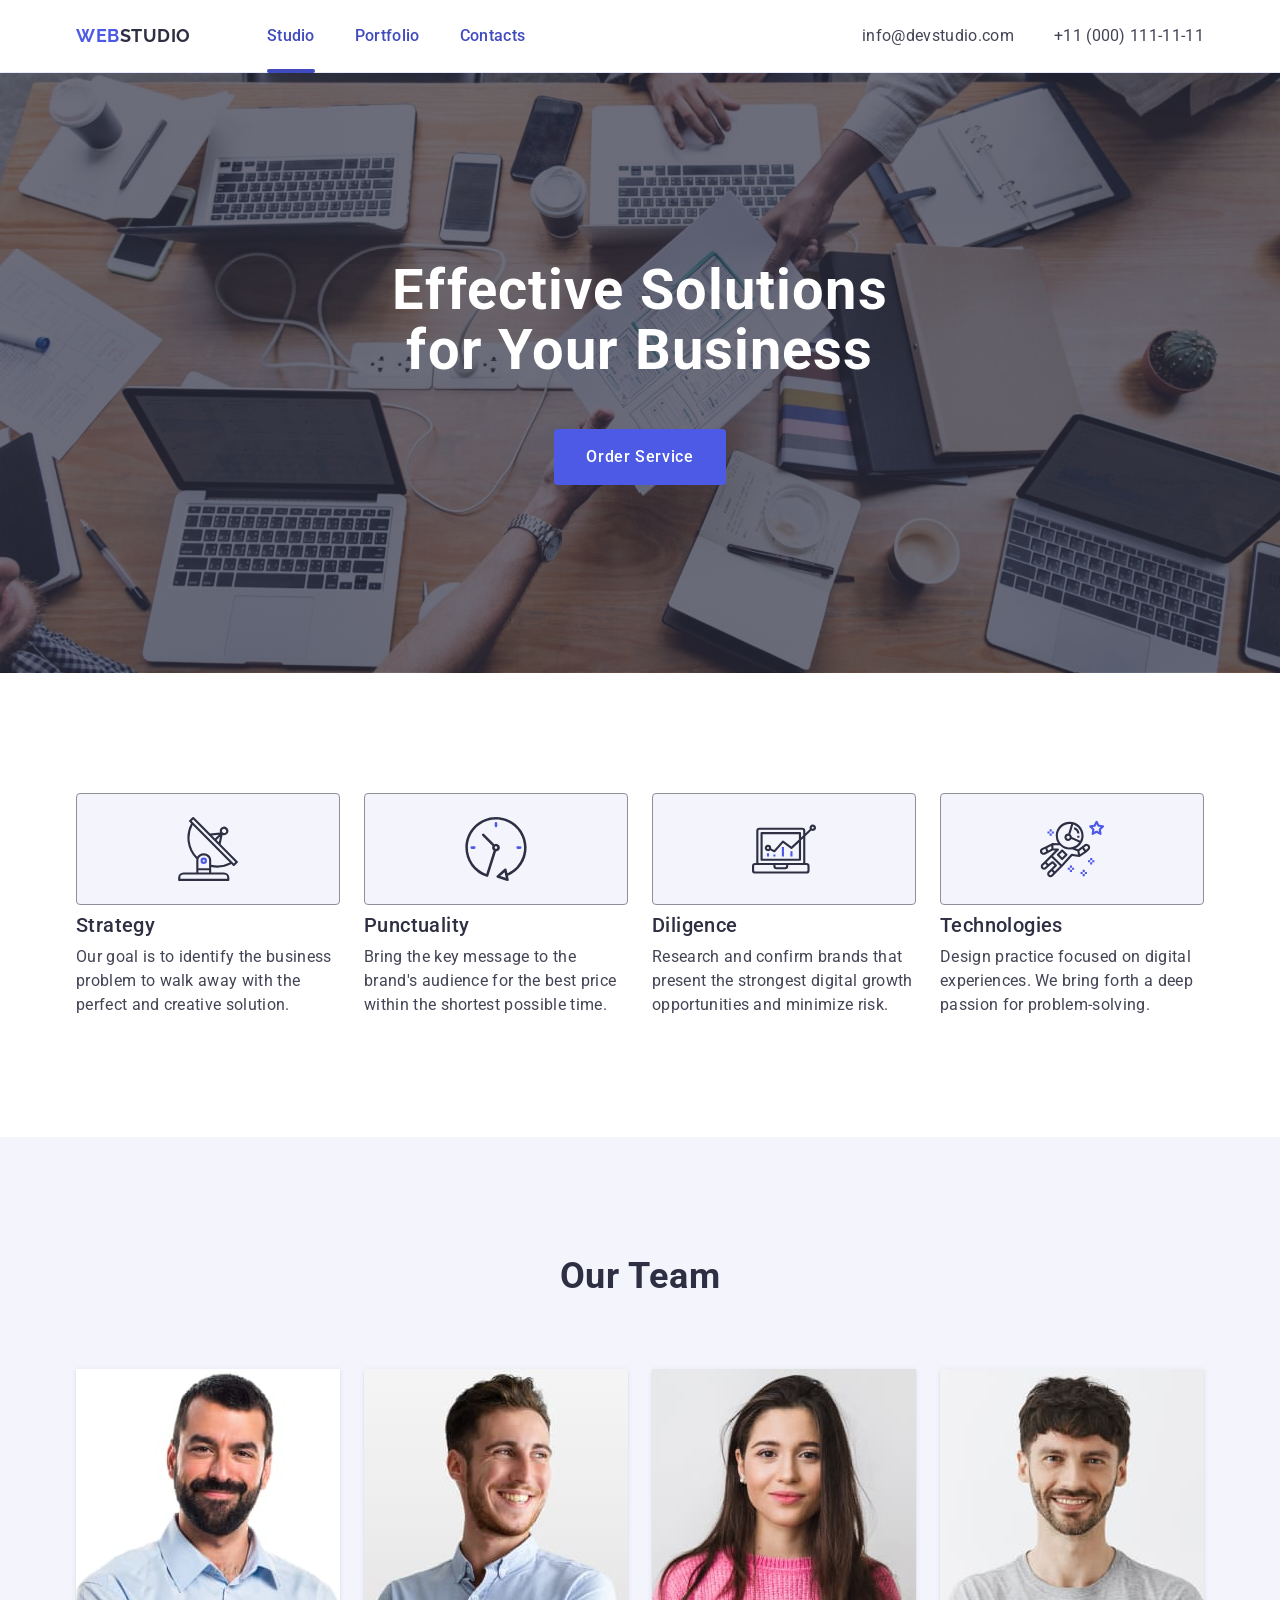
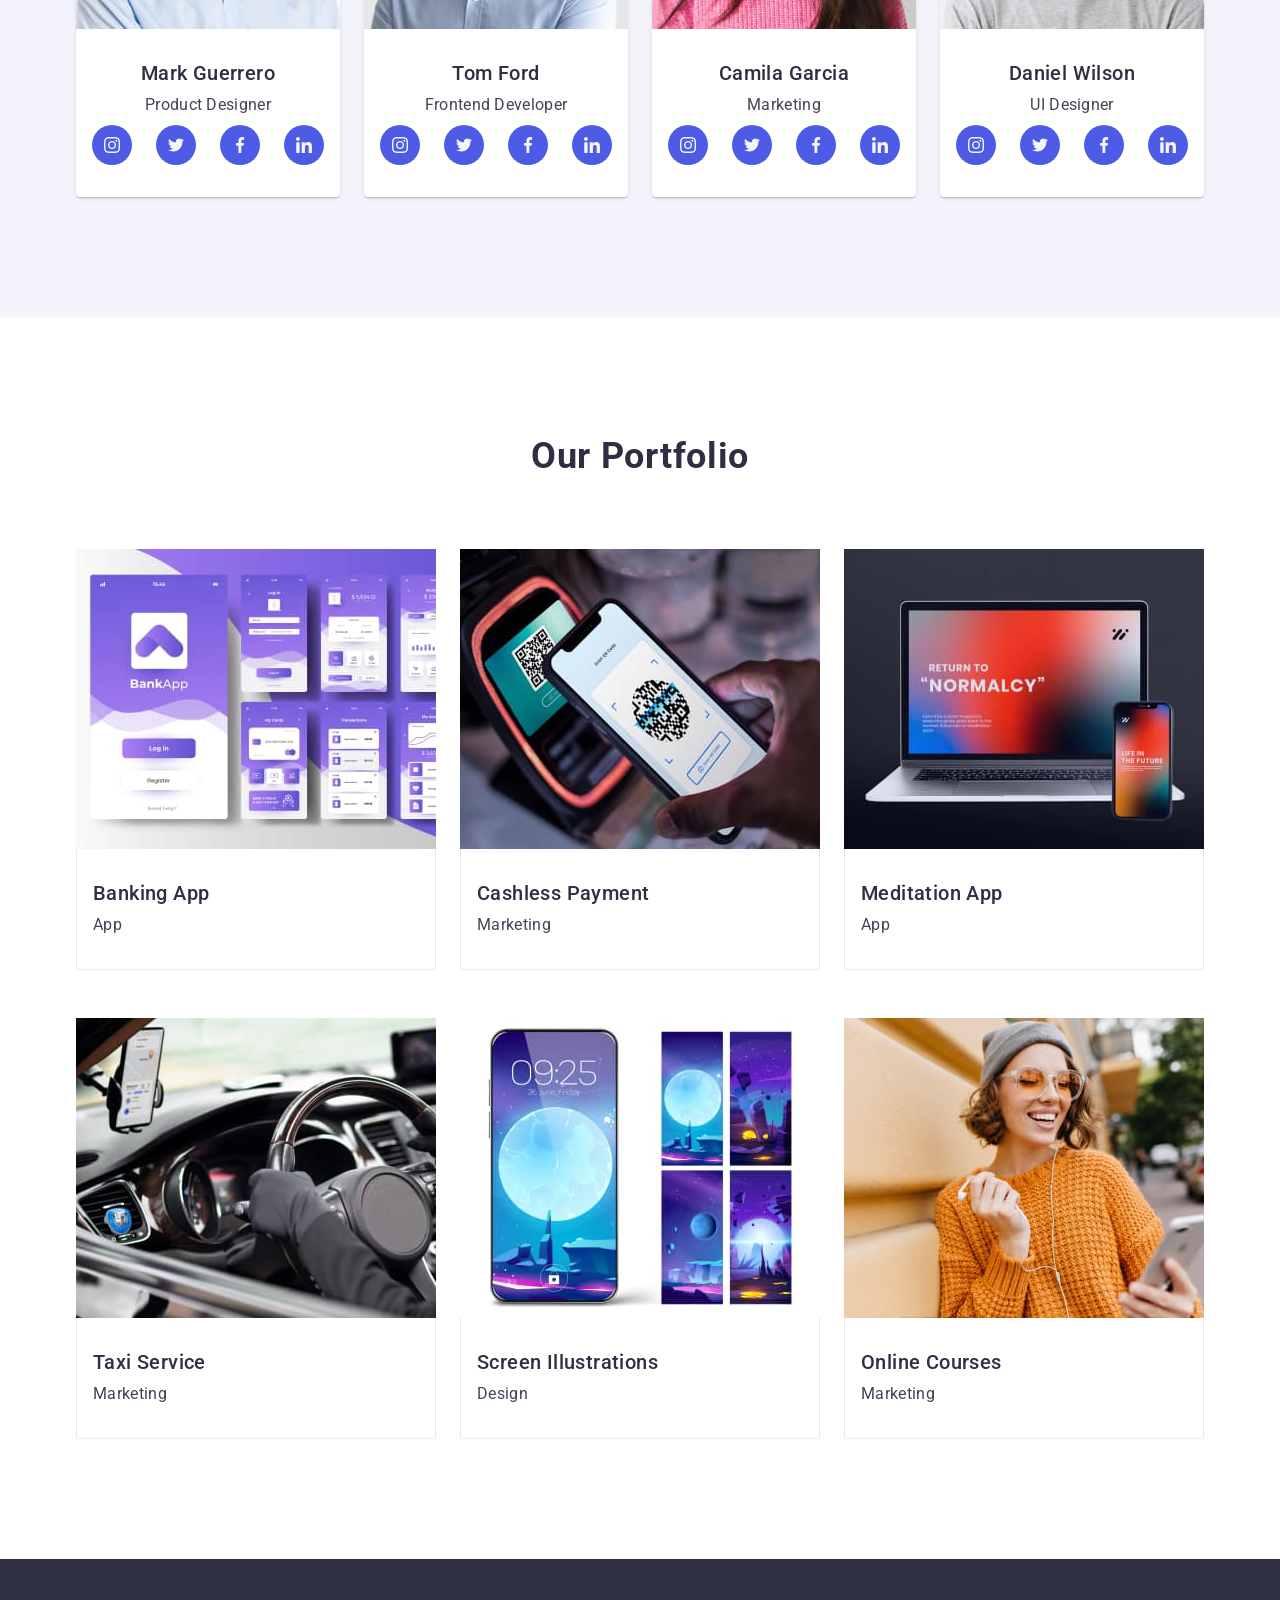
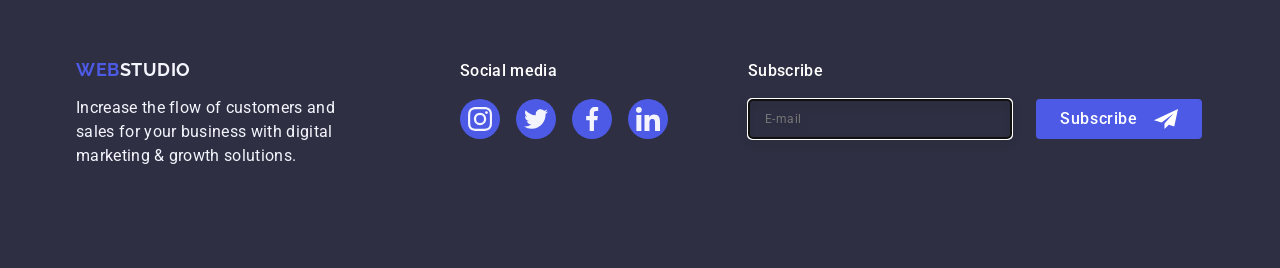
<file: index.html>
<!DOCTYPE html>
<html lang="en">
<head>
    <meta charset="UTF-8">
    <meta name="viewport" content="width=device-width, initial-scale=1.0">
    <title>Document</title>
    <link rel="stylesheet" href="https://cdn.jsdelivr.net/npm/modern-normalize@2.0.0/modern-normalize.min.css">
    <link rel="preconnect" href="https://fonts.googleapis.com">
    <link rel="preconnect" href="https://fonts.gstatic.com" crossorigin>
    <link href="https://fonts.googleapis.com/css2?family=Raleway:wght@800&family=Roboto:wght@400;500;700;900&display=swap" rel="stylesheet">    
    <link rel="stylesheet" href="./css/styles.css" />
</head>
<body>
    <header class="main-header">
        <div class="container container-header">
        <nav class="site-nav">
        <a class="link-logo" href="./index.html">
            Web<span class="logo-header">Studio</span>
        </a>
        
        <ul class="main-nav">
            <li>
                <a class="link" href="./index.html">Studio</a>
            </li>
            <li>
                <a class="link-port" href="">Portfolio</a>
            </li>
            <li>
                <a class="link-cont" href="">Contacts</a>
            </li>
        </ul>
        
        </nav>
        <address class="contact">
        <ul class="site-contact">
            <li><a class="link-contact "  href="mailto:info@devstudio.com">info@devstudio.com</a></li>
            <li><a class="link-contact" href="tel:+110001111111">+11 (000) 111-11-11</a></li>
        </ul>
        </address>
    </div>
    </header>
    <main>
     <section  class="hero">
        <div class="container">
        <h1 class="hero-title">Effective Solutions for Your Business</h1>
        <button type="button" class="button">Order Service</button>
        </div> 
     </section>
     <section class="advantage-main">
        <div class="container">
        <h2 class="visually-hidden">Our advantages</h2>
        <ul class="ouradvant-list">
            <li class="ouradvant-item">
                <div class="advantages-background">
                    <svg class="advantages-sprite" width="64" height="64" >
                      <use href="./images/icons.svg#icon-antenna"></use>
                    </svg>
                  </div>
               <h3 class="list-title">Strategy</h3>
               <p class="list-text">
                  Our goal is to identify the business
                  problem to walk away with the perfect and creative solution.
               </p>
            </li>
            <li class="ouradvant-item">
                <div class="advantages-background" >
                    <svg class="advantages-sprite" width="64" height="64">
                      <use href="./images/icons.svg#icon-clock" ></use>
                    </svg>
                  </div>
                <h3 class="list-title">Punctuality</h3>
                <p class="list-text">
                   Bring the key message to the brand's audience for the best price within the shortest possible time.
                </p>
            </li>
            <li class="ouradvant-item">
                <div class="advantages-background">
                    <svg class="advantages-sprite" width="64" height="64">
                      <use href="./images/icons.svg#icon-diagram"></use>
                    </svg>
                  </div>
                <h3 class="list-title">Diligence</h3>
                <p class="list-text">
                   Research and confirm brands that present the strongest digital growth opportunities and minimize risk.
                </p>
            </li>
            <li class="ouradvant-item">
                <div class="advantages-background">
                    <svg class="advantages-sprite" width="64" height="64">
                      <use href="./images/icons.svg#icon-astronaut"></use>
                    </svg>
                  </div>
                <h3 class="list-title">Technologies</h3>
                <p class="list-text">
                   Design practice focused on digital experiences. We bring forth a deep passion for problem-solving.
                </p>
            </li>
        </ul>
        </div>
     </section>
     <section class="our-team">
        <div class="container">
        <h2 class="title-ourteam">Our Team</h2>
        <ul class="list-ourteam">
            <li class="item-ourteam">
                <img  src="./images/mark.jpg" alt="smiling man with beard in blue shirt" width="264" />
                <div class="data-team">
                <h3 class="title-team">Mark Guerrero</h3>
                <p class="text-team">Product Designer</p>
                <ul class="team-list">
                    <li class="team-item">
                      <a href="" class="team-sprite">
                        <svg class="team-icon" height="16" width="16">
                          <use href="./images/icons.svg#icon-instagram"></use>
                        </svg>
                      </a>
                    </li>
                    <li class="team-item">
                      <a href="" class="team-sprite">
                        <svg class="team-icon" height="16" width="16">
                          <use href="./images/icons.svg#icon-twitter"></use>
                        </svg>
                      </a>
                    </li>
                    <li class="team-item">
                      <a href="" class="team-sprite">
                        <svg class="team-icon" height="16" width="16">
                          <use href="./images/icons.svg#icon-facebook"></use>
                        </svg>
                      </a>
                    </li>
                    <li class="team-item">
                      <a href="" class="team-sprite">
                        <svg class="team-icon" height="16" width="16">
                          <use href="./images/icons.svg#icon-linkedin"></use>
                        </svg>
                      </a>
                    </li>
                  </ul>
                </div>
            </li>
            <li class="item-ourteam">
                <img  src="./images/tom.jpg" alt="smiling man in blue shirt" width="264" />
                <div class="data-team">
                <h3 class="title-team">Tom Ford</h3>
                <p class="text-team">Frontend Developer</p>
                <ul class="team-list">
                  <li>
                    <a href="" class="team-sprite">
                      <svg class="team-icon" height="16px" width="16px">
                        <use href="./images/icons.svg#icon-instagram"></use>
                      </svg>
                    </a>
                  </li>
                  <li>
                    <a href="" class="team-sprite">
                      <svg class="team-icon" height="16px" width="16px">
                        <use href="./images/icons.svg#icon-twitter"></use>
                      </svg>
                    </a>
                  </li>
                  <li>
                    <a href="" class="team-sprite">
                      <svg class="team-icon" height="16px" width="16px">
                        <use href="./images/icons.svg#icon-facebook"></use>
                      </svg>
                    </a>
                  </li>
                  <li>
                    <a href="" class="team-sprite">
                      <svg class="team-icon" height="16px" width="16px">
                        <use href="./images/icons.svg#icon-linkedin"></use>
                      </svg>
                    </a>
                  </li>
                </ul>
                </div>
            </li>
            <li class="item-ourteam">
                <img  src="./images/camila.jpg" alt="beautiful woman with long hair" width="264" />
                <div class="data-team">
                <h3 class="title-team">Camila Garcia</h3>
                <p class="text-team">Marketing</p>
                <ul class="team-list">
                  <li>
                    <a href="" class="team-sprite">
                      <svg class="team-icon" height="16px" width="16px">
                        <use href="./images/icons.svg#icon-instagram"></use>
                      </svg>
                    </a>
                  </li>
                  <li>
                    <a href="" class="team-sprite">
                      <svg class="team-icon" height="16px" width="16px">
                        <use href="./images/icons.svg#icon-twitter"></use>
                      </svg>
                    </a>
                  </li>
                  <li>
                    <a href="" class="team-sprite">
                      <svg class="team-icon" height="16px" width="16px">
                        <use href="./images/icons.svg#icon-facebook"></use>
                      </svg>
                    </a>
                  </li>
                  <li>
                    <a href="" class="team-sprite">
                      <svg class="team-icon" height="16px" width="16px">
                        <use href="./images/icons.svg#icon-linkedin"></use>
                      </svg>
                    </a>
                  </li>
                </ul>
                </div>
            </li>
            <li class="item-ourteam">
                <img src="./images/daniel.jpg" alt="smiling man in gray t-shirt" width="264" />
                <div class="data-team">
                <h3 class="title-team">Daniel Wilson</h3>
                <p class="text-team">UI Designer</p>
                <ul class="team-list">
                  <li>
                    <a href="" class="team-sprite">
                      <svg class="team-icon" height="16px" width="16px">
                        <use href="./images/icons.svg#icon-instagram"></use>
                      </svg>
                    </a>
                  </li>
                  <li>
                    <a href="" class="team-sprite">
                      <svg class="team-icon" height="16px" width="16px">
                        <use href="./images/icons.svg#icon-twitter"></use>
                      </svg>
                    </a>
                  </li>
                  <li>
                    <a href="" class="team-sprite">
                      <svg class="team-icon" height="16px" width="16px">
                        <use href="./images/icons.svg#icon-facebook"></use>
                      </svg>
                    </a>
                  </li>
                  <li>
                    <a href="" class="team-sprite">
                      <svg class="team-icon" height="16px" width="16px">
                        <use href="./images/icons.svg#icon-linkedin"></use>
                      </svg>
                    </a>
                  </li>
                </ul>
                </div>
            </li>
        </ul>
        </div>
     </section>
     <section class="portfolio">
        <div class="container">
        <h2 class="title-portfolio">Our Portfolio</h2>
        <ul class="list-portfolio">
            <li class="item-portfolio">
              <div class="picture-overlay">
                <img src="./images/portfolio-banking.jpg"  alt="application" width="360" />
                <p class="text-overlay"> 14 Stylish and User-Friendly App Design Concepts · Task Manager App · Calorie Tracker App · Exotic Fruit Ecommerce App · Cloud Storage App</p>
              </div>
               <div class="data-portfolio">
                <h3 class="titles-portfolio">Banking App</h3>
                <p class="text-portfolio">App</p>
                </div>
            </li>
            <li class="item-portfolio">
              <div class="picture-overlay">
                <img src="./images/portfolio-cashless.jpg"  alt="phone cachless payment" width="360" />
                <p class="text-overlay"> 14 Stylish and User-Friendly App Design Concepts · Task Manager App · Calorie Tracker App · Exotic Fruit Ecommerce App · Cloud Storage App</p>
              </div>
                <div class="data-portfolio">
                <h3 class="titles-portfolio">Cashless Payment</h3>
                <p class="text-portfolio">Marketing</p>
                </div>
            </li>
            <li class="item-portfolio">
              <div class="picture-overlay">
                <img src="./images/portfolio-meditation.jpg"  alt="laptop" width="360" />
                <p class="text-overlay"> 14 Stylish and User-Friendly App Design Concepts · Task Manager App · Calorie Tracker App · Exotic Fruit Ecommerce App · Cloud Storage App</p>
              </div>
                <div class="data-portfolio">
                <h3 class="titles-portfolio">Meditation App</h3>
                <p class="text-portfolio">App</p>
                </div>
            </li>
            <li class="item-portfolio">
              <div class="picture-overlay">
                <img src="./images/portfolio-taxi.jpg"  alt="steering wheel" width="360" />
                <p class="text-overlay"> 14 Stylish and User-Friendly App Design Concepts · Task Manager App · Calorie Tracker App · Exotic Fruit Ecommerce App · Cloud Storage App</p>
              </div>
                <div class="data-portfolio">
                <h3 class="titles-portfolio">Taxi Service</h3>
                <p class="text-portfolio">Marketing</p>
                </div>
            </li>
            <li class="item-portfolio">
              <div class="picture-overlay">
                <img src="./images/portfolio-screen.jpg"  alt="screen on the phone" width="360" />
                <p class="text-overlay"> 14 Stylish and User-Friendly App Design Concepts · Task Manager App · Calorie Tracker App · Exotic Fruit Ecommerce App · Cloud Storage App</p>
              </div>
                <div class="data-portfolio">
                <h3 class="titles-portfolio">Screen Illustrations</h3>
                <p class="text-portfolio">Design</p>
                </div>
            </li>
            <li class="item-portfolio">
              <div class="picture-overlay">
                <img src="./images/portfolio-online.jpg"  alt="girl with phone" width="360" />
                <p class="text-overlay"> 14 Stylish and User-Friendly App Design Concepts · Task Manager App · Calorie Tracker App · Exotic Fruit Ecommerce App · Cloud Storage App</p>
              </div>
                <div class="data-portfolio">
                <h3 class="titles-portfolio">Online Courses</h3>
                <p class="text-portfolio">Marketing</p>
                </div>
            </li>
        </ul>
        </div>

     </section>
    </main>
    <footer class="footer">
        <div class="container container-position">
         
                <div class="footer-inscripshion">
                     <a  class="link-logo-footer" href="./index.html">
                      Web<span class="logo-footer">Studio</span>
                   </a>
                     <p class="footer-text">Increase the flow of customers and sales for your business with digital marketing & growth solutions.</p>
                  </div>
              <div>

                 <p class="footer-title">Social media</p>

                 <ul class="footer-list">
                  <li class="footer-item">
                    <a href="" class="footer-sprite">
                      <svg class="footer-icon" height="24" width="24">
                        <use href="./images/icons.svg#icon-instagram"></use>
                      </svg>
                    </a>
                  </li>
                  <li class="footer-item">
                    <a href="" class="footer-sprite">
                      <svg class="footer-icon" height="24" width="24">
                        <use href="./images/icons.svg#icon-twitter"></use>
                      </svg>
                    </a>
                  </li>
                  <li class="footer-item">
                    <a href="" class="footer-sprite">
                      <svg class="footer-icon" height="24" width="24">
                        <use href="./images/icons.svg#icon-facebook"></use>
                      </svg>
                    </a>
                  </li>
                  <li class="footer-item">
                    <a href="" class="footer-sprite">
                      <svg class="footer-icon" height="24" width="24">
                        <use href="./images/icons.svg#icon-linkedin"></use>
                      </svg>
                    </a>
                  </li>
                </ul>
           </div> 
             <div class="icon-subs">
              <p class="footer-title">Subscribe</p>
              <form
              class="form-subs"
              name="signup-form"
              autocomplete="on">
              
            
              <label class="footer-form">
                <input
                  class="form-input"
                  type="email"
                  name="email"
                  placeholder="E-mail"
                  autofocus
                />
              </label>
              <button type="submit" class="button-subs">
                Subscribe
                <svg class="icon-footer" height="24" width="24">
                  <use href="./images/icons.svg#icon-frame"></use>
                </svg>
              </button>
            </form>
             </div>
        </div>
        
    </footer>
    <div class="container-modal ">
      
     <div class="modal">
      <button type="button" class="modal-button">
        <svg class="modal-icon" height="8" width="8">
          <use href="./images/icons.svg#icon-close"></use>
        </svg>
      </button>
      <p class="modal-text">
        Leave your contacts and we will call you back
      </p>
      <form >
        <div class="modal-formcontainer">
          <label class="form-username" for="user-name">Name</label>
          <div class="text-username">
            <input class="input-username" type="text"  id="user-name" name="user-name">
            <svg class="form-icon" height="24" width="18">
              <use href="./images/icons.svg#icon-person"></use>
            </svg>
            
          </div>
        </div>
          <div class="modal-formcontainer">
            <label class="form-username" for="user-phone">Phone</label>
            <div class="text-username">
              <input class="input-username" type="text"  id="user-phone" name="user-phone">
              <svg class="form-icon" height="24" width="18">
                <use href="./images/icons.svg#icon-phone"></use>
              </svg>
              
            </div>
          </div>
          <div class="modal-formcontainer">
            <label class="form-username" for="user-email">Email</label>
            <div class="text-username">
              <input class="input-username" type="email"  id="user-email" name="user-phone">
              <svg class="form-icon" height="24" width="18">
                <use href="./images/icons.svg#icon-email"></use>
              </svg>
              
            </div>
          </div>
          <div class="modal-comment">
            <label class="form-username" for="user-comment">Comment</label>
            <textarea class="modal-textarea" name="user-comment" id="user-comment" placeholder="Text input" ></textarea>
          </div>
          <div class="modal-chekbox">
            <input class="user-chekbox visually-hidden"  type="checkbox"  id="user-privacy" value="true" name="user-privacy" required>
            <label class="label-chekbox" for="user-privacy">
              <span class="check-icon">
                <svg class="checkbox-icon" height="8" width="10" aria-label="checkmark icon">
                  <use href="./images/icons.svg#icon-vector"></use>
                </svg>
                 </span>
              I accept the terms and conditions of the
              <a class="chek-link" href="">Privacy Policy</a>
            </label>

          </div>
          <button class="form-button" type="button" >Send</button>

        
      </form>
     </div>
    </div>
</body>
</html>
</file>
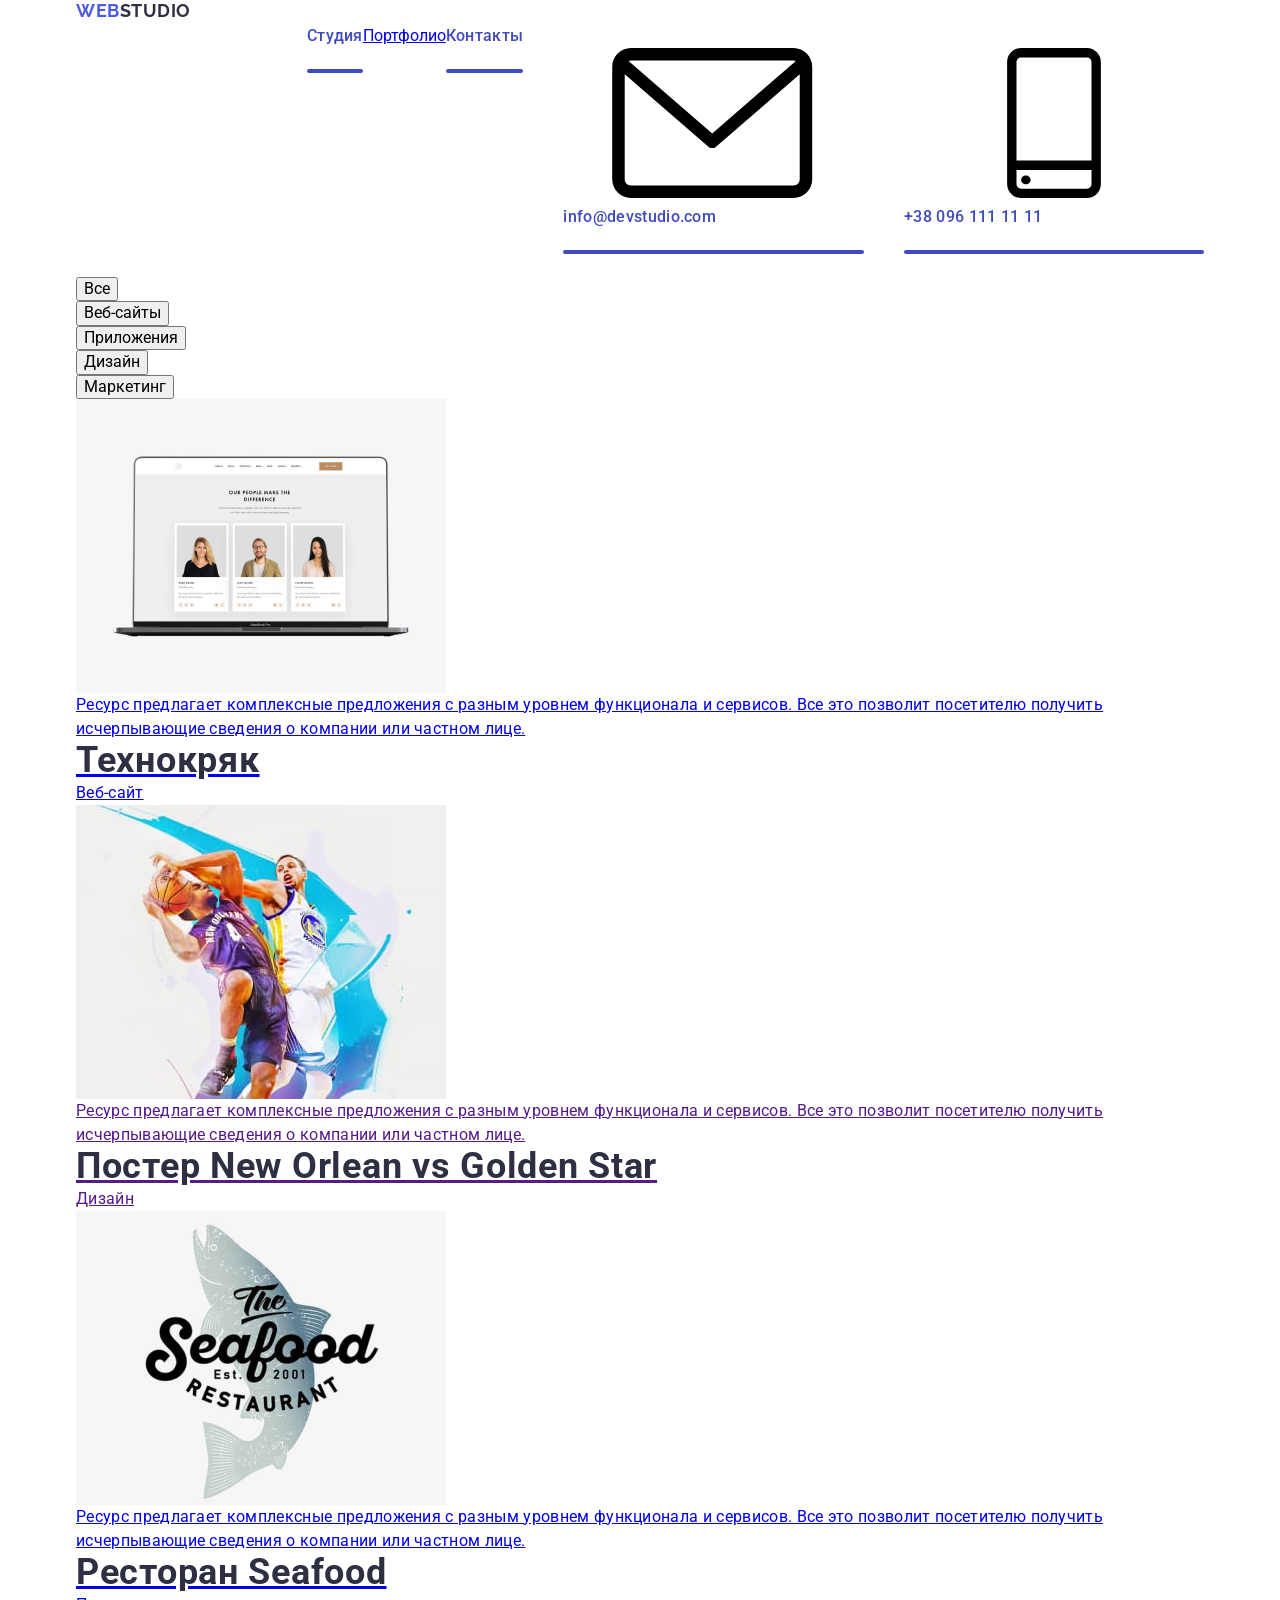
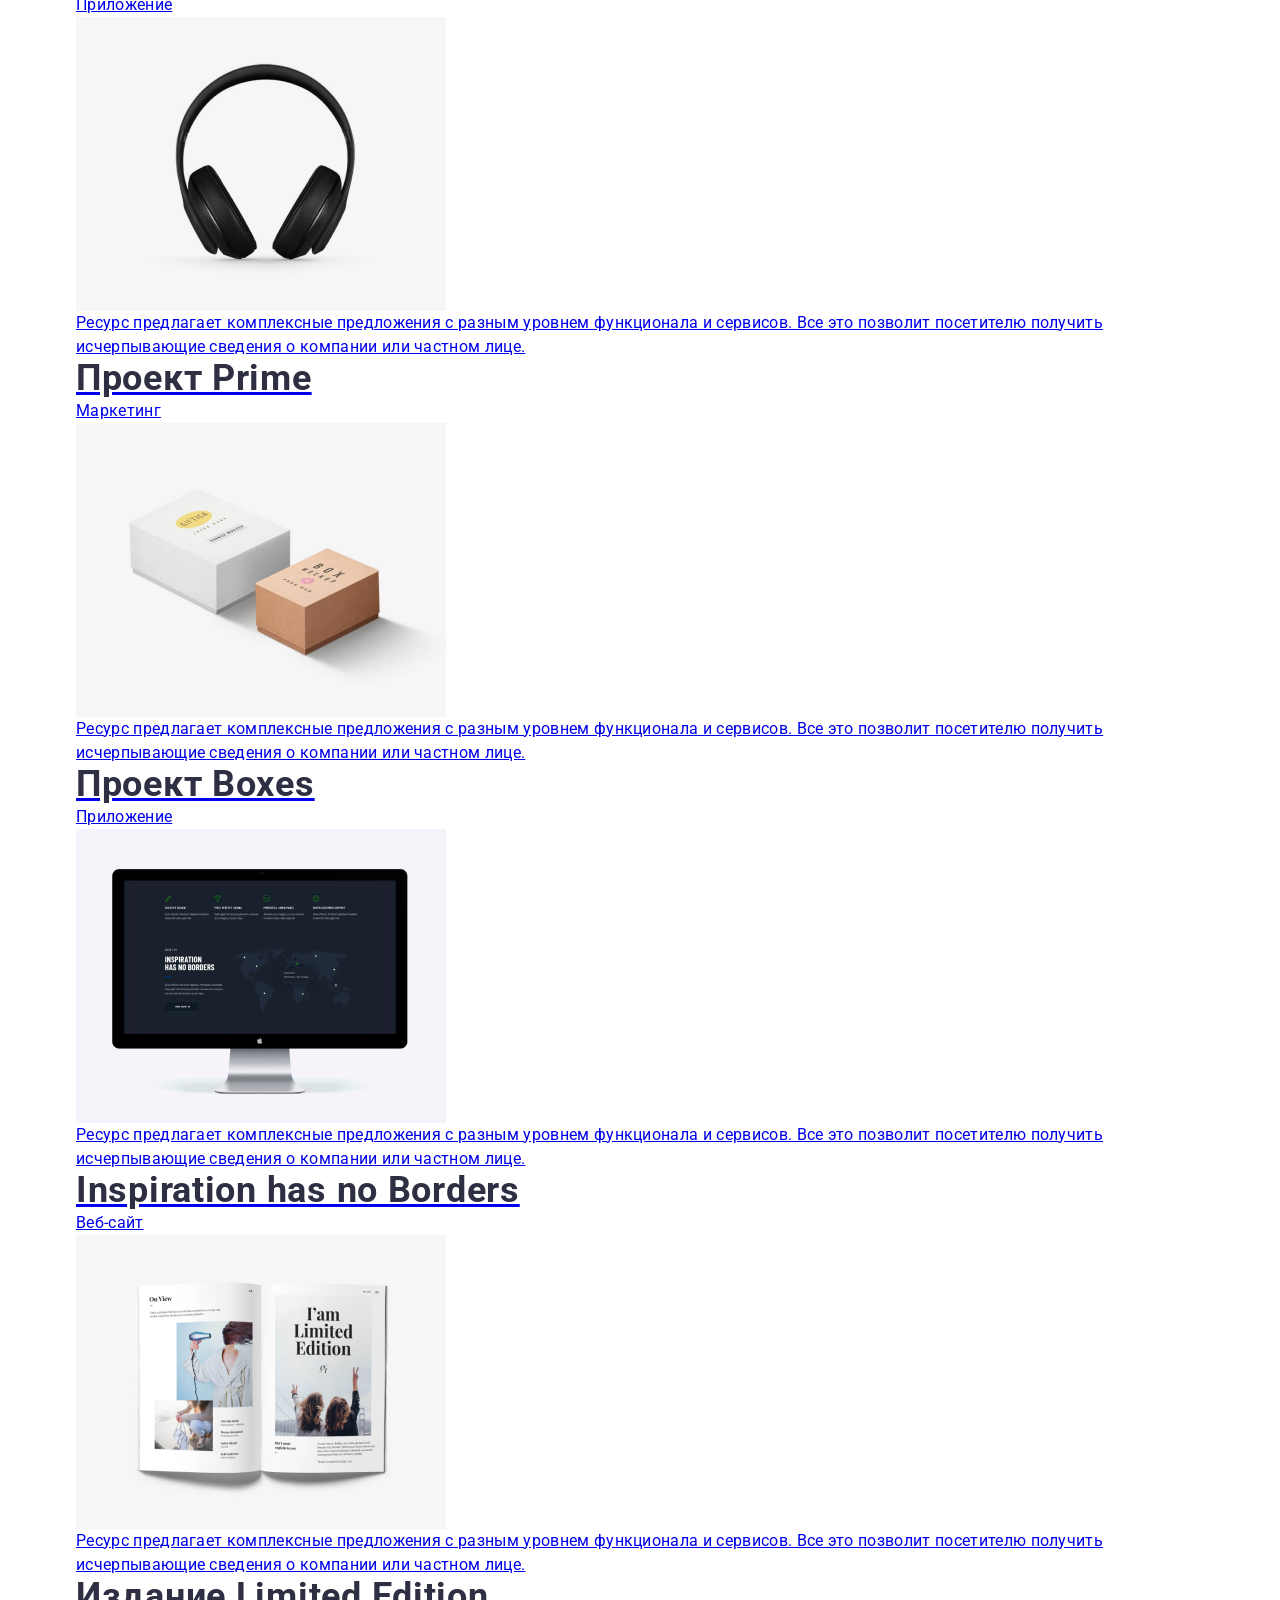
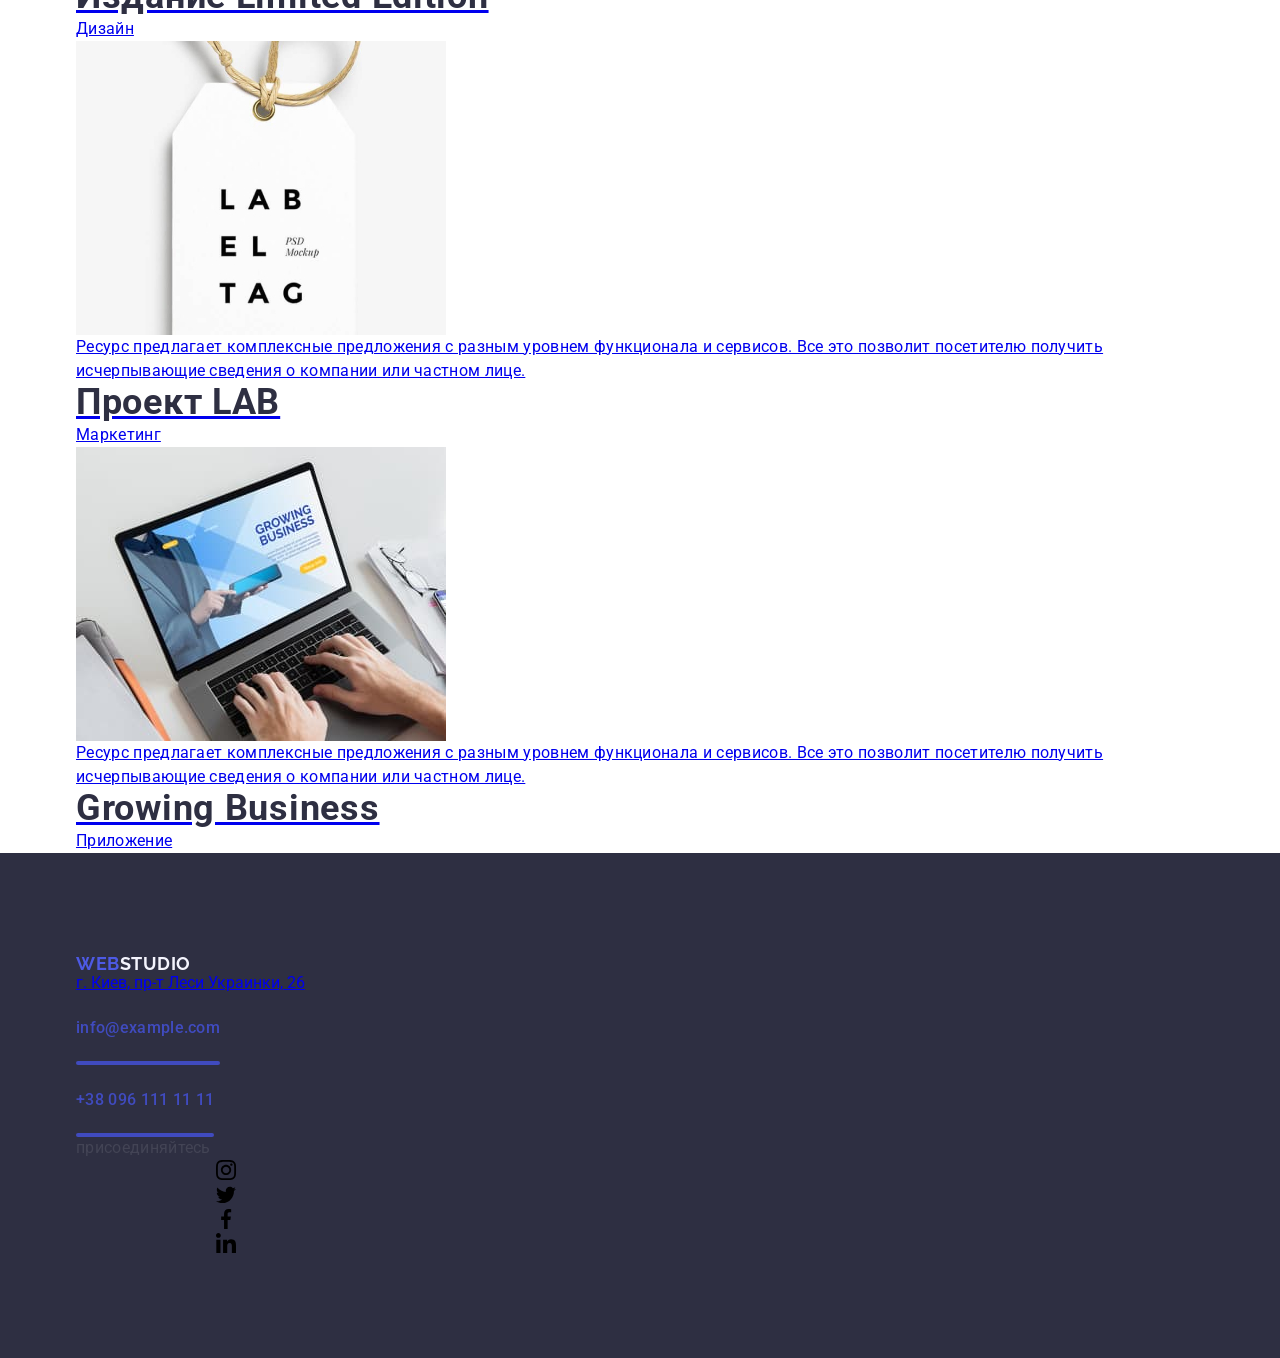
<file: portfolio.html>
<!DOCTYPE html>
<html lang="ru">
  <head>
    <meta charset="UTF-8" />
    <meta http-equiv="X-UA-Compatible" content="IE=edge" />
    <meta name="viewport" content="width=device-width, initial-scale=1.0" />
    <title>Document</title>

    <link rel="preconnect" href="https://fonts.googleapis.com" />
    <link rel="preconnect" href="https://fonts.gstatic.com" crossorigin />
    <link
      href="https://fonts.googleapis.com/css2?family=Raleway:wght@700&family=Roboto:wght@400;500;700;900&display=swap"
      rel="stylesheet"
    />
    <link
      rel="stylesheet"
      href="https://cdnjs.cloudflare.com/ajax/libs/modern-normalize/1.0.0/modern-normalize.min.css"
    />

    <link rel="stylesheet" href="./css/styles.css" />
  </head>
  <body>
    <header class="header">
      <div class="container main-nav">
        <a class="link-logo" href="#"
          >Web<span class="logo-header">Studio</span></a
        >
        <nav>
          <ul class="site-nav list">
            <li class="item"><a href="index.html" class="link">Студия</a></li>
            <li class="item">
              <a href="./portfolio.html" class="link-current">Портфолио</a>
            </li>
            <li class="item"><a href="#" class="link">Контакты</a></li>
          </ul>
        </nav>
        <ul class="site-contact list">
          <li class="item">
            <a href="mailto:info@devstudio.com" class="link contact">
              <svg class="item-icon">
                <use href="./images/symbol-defs.svg#envelope"></use>
              </svg>

              info@devstudio.com</a
            >
          </li>
          <li class="item">
            <a href="tel:+380961111111" class="link">
              <svg class="item-pfon">
                <use href="./images/symbol-defs.svg#smartphone"></use>
              </svg>
              +38 096 111 11 11
            </a>
          </li>
        </ul>
      </div>
    </header>
    <main>
      <section class="section">
        <div class="container">
          <h1 class="visually-hidden">Портфолио</h1>
          <ul class="btn-port">
            <li class="item">
              <button class="button-port">Все</button>
            </li>
            <li class="item">
              <button class="button-port">Веб-сайты</button>
            </li>
            <li class="item">
              <button class="button-port">Приложения</button>
            </li>
            <li class="item">
              <button class="button-port">Дизайн</button>
            </li>
            <li class="item">
              <button class="button-port">Маркетинг</button>
            </li>
          </ul>
          <ul class="portf-list">
            <li class="item">
              <a href="#" class="portf-link">
                <div class="pichure-overlay">
                  <img
                    src="images/portf1.jpg"
                    alt="экран ноутбука с тремя фотографиями"
                    width="370"
                    height="294"
                  />

                  <div class="overlay">
                    <p class="overlay-text">
                      Ресурс предлагает комплексные предложения с разным уровнем
                      функционала и сервисов. Все это позволит посетителю
                      получить исчерпывающие сведения о компании или частном
                      лице.
                    </p>
                  </div>
                </div>

                <div class="conteiner-portf">
                  <h2 class="portf-title">Технокряк</h2>
                  <p class="portf-text">Веб-сайт</p>
                </div>
              </a>
            </li>
            <li class="item">
              <a href="" class="portf-link">
                <div class="pichure-overlay">
                  <img
                    src="images/portf2.jpg"
                    alt="постер два игрока играютв баскетбол"
                    width="370"
                    height="294"
                  />

                  <div class="overlay">
                    <p class="overlay-text">
                      Ресурс предлагает комплексные предложения с разным уровнем
                      функционала и сервисов. Все это позволит посетителю
                      получить исчерпывающие сведения о компании или частном
                      лице.
                    </p>
                  </div>
                </div>

                <div class="conteiner-portf">
                  <h2 class="portf-title">Постер New Orlean vs Golden Star</h2>
                  <p class="portf-text">Дизайн</p>
                </div>
              </a>
            </li>
            <li class="item">
              <a href="#" class="portf-link">
                <div class="pichure-overlay">
                  <img
                    src="images/portf3.jpg"
                    alt="эмблема ресторана сифуд"
                    width="370"
                    height="294"
                  />
                  <div class="overlay">
                    <p class="overlay-text">
                      Ресурс предлагает комплексные предложения с разным уровнем
                      функционала и сервисов. Все это позволит посетителю
                      получить исчерпывающие сведения о компании или частном
                      лице.
                    </p>
                  </div>
                </div>

                <div class="conteiner-portf">
                  <h2 class="portf-title">Ресторан Seafood</h2>
                  <p class="portf-text">Приложение</p>
                </div>
              </a>
            </li>
            <li class="item">
              <a href="#" class="portf-link">
                <div class="pichure-overlay">
                  <img
                    src="images/portf4.jpg"
                    alt="черные наушники"
                    width="370"
                    height="294"
                  />
                  <div class="overlay">
                    <p class="overlay-text">
                      Ресурс предлагает комплексные предложения с разным уровнем
                      функционала и сервисов. Все это позволит посетителю
                      получить исчерпывающие сведения о компании или частном
                      лице.
                    </p>
                  </div>
                </div>
                <div class="conteiner-portf">
                  <h2 class="portf-title">Проект Prime</h2>
                  <p class="portf-text">Маркетинг</p>
                </div>
              </a>
            </li>
            <li class="item">
              <a href="#" class="portf-link">
                <div class="pichure-overlay">
                  <img
                    src="images/portf5.jpg"
                    alt="две коробки одна белая другая
                  оранжевая"
                    width="370"
                    height="294"
                  />
                  <div class="overlay">
                    <p class="overlay-text">
                      Ресурс предлагает комплексные предложения с разным уровнем
                      функционала и сервисов. Все это позволит посетителю
                      получить исчерпывающие сведения о компании или частном
                      лице.
                    </p>
                  </div>
                </div>
                <div class="conteiner-portf">
                  <h2 class="portf-title">Проект Boxes</h2>
                  <p class="portf-text">Приложение</p>
                </div>
              </a>
            </li>
            <li class="item">
              <a href="#" class="portf-link"
                ><div class="pichure-overlay">
                  <img
                    src="images/portf6.jpg"
                    alt="монитор компьютера с чернобелыми надписями"
                    width="370"
                    height="294"
                  />
                  <div class="overlay">
                    <p class="overlay-text">
                      Ресурс предлагает комплексные предложения с разным уровнем
                      функционала и сервисов. Все это позволит посетителю
                      получить исчерпывающие сведения о компании или частном
                      лице.
                    </p>
                  </div>
                </div>
                <div class="conteiner-portf">
                  <h2 class="portf-title">Inspiration has no Borders</h2>
                  <p class="portf-text">Веб-сайт</p>
                </div>
              </a>
            </li>
            <li class="item">
              <a href="#" class="portf-link">
                <div class="pichure-overlay">
                  <img
                    src="images/portf7.jpg"
                    alt="открытая книга"
                    width="370"
                    height="294"
                  />
                  <div class="overlay">
                    <p class="overlay-text">
                      Ресурс предлагает комплексные предложения с разным уровнем
                      функционала и сервисов. Все это позволит посетителю
                      получить исчерпывающие сведения о компании или частном
                      лице.
                    </p>
                  </div>
                </div>
                <div class="conteiner-portf">
                  <h2 class="portf-title">Издание Limited Edition</h2>
                  <p class="portf-text">Дизайн</p>
                </div>
              </a>
            </li>
            <li class="item">
              <a href="#" class="portf-link">
                <div class="pichure-overlay">
                  <img
                    src="images/portf8.jpg"
                    alt="бирка с надписями"
                    width="370"
                    height="294"
                  />
                  <div class="overlay">
                    <p class="overlay-text">
                      Ресурс предлагает комплексные предложения с разным уровнем
                      функционала и сервисов. Все это позволит посетителю
                      получить исчерпывающие сведения о компании или частном
                      лице.
                    </p>
                  </div>
                </div>
                <div class="conteiner-portf">
                  <h2 class="portf-title">Проект LAB</h2>
                  <p class="portf-text">Маркетинг</p>
                </div>
              </a>
            </li>
            <li class="item">
              <a href="#" class="portf-link">
                <div class="pichure-overlay">
                  <img
                    src="images/portf9.jpg"
                    alt="открытый ноутбук по диагонали "
                    width="370"
                    height="294"
                  />
                  <div class="overlay">
                    <p class="overlay-text">
                      Ресурс предлагает комплексные предложения с разным уровнем
                      функционала и сервисов. Все это позволит посетителю
                      получить исчерпывающие сведения о компании или частном
                      лице.
                    </p>
                  </div>
                </div>
                <div class="conteiner-portf">
                  <h2 class="portf-title">Growing Business</h2>
                  <p class="portf-text">Приложение</p>
                </div>
              </a>
            </li>
          </ul>
        </div>
      </section>
    </main>
    <footer class="footer">
      <div class="container footer-link">
        <div class="">
          <a class="link-logo" href="#"
            >Web<span class="logo-footer">Studio</span></a
          >
          <address class="address-link">
            <ul class="list">
              <li class="item">
                <a
                  class="link-map"
                  href="https://bit.ly/3pXMvUd"
                  target="_blank"
                  rel="noopener noreferrer"
                  >г. Киев, пр-т Леси Украинки, 26</a
                >
              </li>
              <li class="item">
                <a class="link" href="mailto:info@devstudio.com"
                  >info@example.com</a
                >
              </li>
              <li class="item">
                <a class="link" href="tel:+380961111111">+38 096 111 11 11</a>
              </li>
            </ul>
          </address>
        </div>
        <div class="footer-icon">
          <p class="action-title">присоединяйтесь</p>
          <ul class="action-cont">
            <li>
              <a href="" class="icon-ft">
                <svg class="team-icon" height="20">
                  <use href="./images/symbol-defs.svg#instagram"></use>
                </svg>
              </a>
            </li>
            <li>
              <a href="" class="icon-ft">
                <svg class="team-icon" height="20">
                  <use href="./images/symbol-defs.svg#twitter"></use>
                </svg>
              </a>
            </li>
            <li>
              <a href="" class="icon-ft">
                <svg class="team-icon" height="20">
                  <use href="./images/symbol-defs.svg#facebook"></use>
                </svg>
              </a>
            </li>
            <li>
              <a href="" class="icon-ft">
                <svg class="team-icon" height="20">
                  <use href="./images/symbol-defs.svg#linkedin"></use>
                </svg>
              </a>
            </li>
          </ul>
        </div>
      </div>
    </footer>
  </body>
</html>
</file>
<file: css/styles.css>
/* color
iris - #4D5AE5; primary brand
ocean -#404BBf; pressed
navy blue -#2E2F42; dark
green - #31D0AA;  success
slate - #434455;  text
ligth slate -#8E8F99;  subtle text
cornflower - #E7E9FC;  accent
cloud - #F4F4FD; light background
navy blue modal - #2E2F42; modal overlay
grey - #2E2F42; hero background               ?
white - #FFFFFF; white background
dairy - #FCFCFC; modal background

*/

*,
*::before,
*::after {
  box-sizing: border-box;
}

h1, h2, h3, h4, h5, h6, p {
	margin-top: 0;
	margin-bottom: 0;
}

ul, ol {
	margin-top: 0;
	margin-bottom: 0;
	padding-left: 0;
}

body {
    background-color: #ffffff;
    color: #434455;
    font-family: Roboto, sans-serif;
    font-weight: 400;
    font-size: 16px;
    
}
ul {
    list-style-type: none;
}
img {
	display: block;
    max-width: 100%;
}

.container { 
   
    width: 1158px;
    padding: 0 15px;
    margin-left: auto;
    margin-right:  auto;
}
.container-header {
    /* width: 1158px;
    padding: 0 15px;
    margin-left: auto;
    margin-right:  auto; */
    display: flex;
    justify-content: space-between;
        
    
}


/* Hidden header */
.visually-hidden {
    position: absolute;
    width: 1px;
    height: 1px;
    margin: -1px;
    border: 0;
    padding: 0;
    white-space: nowrap;
    clip-path: inset(100%);
    clip: rect(0 0 0 0);
    overflow: hidden;
}


section {
    padding: 156;
}


/*Headlines*/

h2 {
    color: #2E2F42;
    font-weight: 700;
    font-size: 36px;
    line-height: 1.11;
    letter-spacing: 0.02em
}
h3 {
    color: #2E2F42;
    font-weight: 500;
    font-size: 20px;
    line-height: 1.2;
    letter-spacing: 0.02em
}
p {
line-height: 1.5;
letter-spacing: 0.02em;
}
/*Header*/
.main-header {
    border-bottom: 1px solid #e7e9fc;
    box-shadow: 0px 2px 1px rgba(46, 47, 66, 0.08), 0px 1px 1px rgba(46, 47, 66, 0.16), 0px 1px 6px rgba(46, 47, 66, 0.08);
}
/*Logo*/
.link-logo {
    font-family: Raleway, sans-serif;
    font-weight: 700;
    font-size: 18px;
    color: #4D5AE5;
    line-height: 1.17;
    text-transform: uppercase;
    text-decoration: none;
    letter-spacing: 0.03em;
    margin-right: 76px;
}
.logo-header {
    color: #2E2F42;
}
.logo-footer {
    color: #F4F4FD;
}
.link  {
    position: relative; 
    display: inline-block;
    text-decoration: none; 
    color: #2E2F42 ;
    font-weight: 500;
    line-height: 1.5;
    letter-spacing: 0.02em;
    padding: 24px 0;
    color: #404bbf;
    transition: color 250ms cubic-bezier(0.4, 0, 0.2, 1);
    

}
.link-port  {
    position: relative; 
    display: inline-block;
    text-decoration: none; 
    color: #2E2F42 ;
    font-weight: 500;
    line-height: 1.5;
    letter-spacing: 0.02em;
    padding: 24px 0;
    color: #404bbf;
    transition: color 250ms cubic-bezier(0.4, 0, 0.2, 1);
    
}

.link-cont 

{
    position: relative;
    display: inline-block;
    text-decoration: none;
    color: #2E2F42 ;
    font-weight: 500;
    line-height: 1.5;
    letter-spacing: 0.02em;
    padding: 24px 0;
    color: #404bbf;
    transition: color 250ms cubic-bezier(0.4, 0, 0.2, 1);
    
} 
.site-nav .link:hover {

    color: #404BBf
}
.site-nav  .link:focus {
    
    color: #404BBf
}
.link:after {
    content: '';
    position: absolute;
    bottom: -1px;
    height: 4px;
    left: 0;
    width: 100%;
    background-color: #404bbf;
    border-radius: 2px;

}
address {
font-style: normal;

}
.link-contact{
    text-decoration: none;
    line-height: 1.5;
    letter-spacing: 0.02em;
    color: #434455;
    transition: color 250ms cubic-bezier(0.4, 0, 0.2, 1);

}
.link-contact:hover,
.link-contact:focus {
    color: #404bbf;
}
.site-nav {
    display: flex;
    align-items: center; 
    margin-right: 0;
}
.main-nav {
    display: flex;
   flex-direction: row;
    gap: 40px;
   
    
}
.site-contact {
    display: flex;
    gap: 40px;
   
    padding-top: 24px;
    padding-bottom: 24px;
  
    
    

}
/*Hero*/
.hero {
    background-color: #2E2F42 ;
    text-align: center;
    padding: 188px 0 188px;
    background-image: linear-gradient(rgba(46, 47, 66, 0.7), rgba(46, 47, 66, 0.7)), url(../images/people-office.jpg);
    background-repeat: no-repeat;
    max-width: 1440px;
    background-position: center;
    background-size: cover; 
}
.hero-title {
    color: #ffffff;
    font-weight: 700;
    font-size: 56px;
    line-height: 1.07;
    text-align: center;
    letter-spacing: 0.02em;
    margin: 0 auto;
    margin-bottom: 48px;
    max-width: 496px;


}
/*Button*/
.button {
    display: block;
    min-width: 169px;
    background-color: #4D5AE5 ;
    color: #FFFFFF;
    font-weight: 500;
    line-height: 1.5;
    cursor: pointer;
    letter-spacing: 0.04em;
    padding: 16px 32px;
    border-radius: 4px;
    border: none;
    margin: 0 auto;
    transition: background-color 250ms cubic-bezier(0.4, 0, 0.2, 1);  
    
}
.button:hover {
    background-color: #404BBf;
}
.button:focus {
    background-color: #404BBf;
}
/* Our advantages */
.advantage-main {
    padding: 120px 0 120px;

}
.advantages-background {
    background-color: #F4F4FD;
    display: flex;
    gap: 24px;
    border: 1px solid #8E8F99;
    border-radius: 4px;
    height: 112px; 
    justify-content: center;
    align-items: center;
    margin-bottom: 8px;
  
    
} 
.advantages-sprite {
    width: 64px;
    height: 64px;
}
.ouradvant-list {
    display: flex;
    flex-direction: row;
    gap: 24px;
   
    
}
.list-title {
    margin-bottom: 8px;
}
.ouradvant-item {
    flex-basis: calc((100% - 72px) / 4);
}
/*Our portfolio*/

.portfolio{
    padding: 120px 0 120px 0;
}
.data-portfolio {
    padding: 32px 16px;
    border: 1px solid #e7e9fc;
    border-top: none;
}

.title-portfolio {
    text-align: center;
    letter-spacing: 0.02em;
    text-transform: capitalize;
    text-align: center;
    margin: 0 auto;
    margin-bottom: 72px;
    
}
.titles-portfolio {
    margin-bottom: 8px;
}
.list-portfolio {
    display: flex;
    flex-wrap: wrap;
    column-gap: 24px; 
    row-gap: 48px;               }

 .item-portfolio {
    transition: box-shadow 250ms cubic-bezier(0.4, 0, 0.2, 1);
 }   
.item-portfolio:hover {
    box-shadow: 0px 1px 6px rgba(46, 47, 66, 0.08), 0px 1px 1px rgba(46, 47, 66, 0.16), 0px 2px 1px rgba(46, 47, 66, 0.08);
    

}


    
     


/*Our team*/
.our-team {
    background-color: #F4F4FD;
    padding: 120px 0;
}
.title-ourteam {
    text-align: center;
    text-transform: capitalize;
    margin: 0 auto;
  
    margin-bottom: 72px;
    
}
.list-ourteam {
    display: flex;
    flex-direction: row;
    gap: 24px;
    
    
}
.item-ourteam {
    box-shadow: 0px 1px 6px rgba(46, 47, 66, 0.08), 0px 1px 1px rgba(46, 47, 66, 0.16), 0px 2px 1px rgba(46, 47, 66, 0.08); 
    background-color: #FFFFFF;
    border-radius: 0px 0px 4px 4px;
}
.text-team {
    font-size: 16px;
    text-align: center;
    
}
.data-team {
    padding: 32px 0;
    text-align: center;
}
.title-team {
    margin-bottom: 8px;
}
.team-list {
    display: flex;
    flex-direction: row;
    gap: 24px;
    margin-top: 8px;
    margin-left: 16px;
    margin-right: 16px;
    justify-content: center;
  

}

.team-item {
    transition: background-color 250ms cubic-bezier(0.4, 0, 0.2, 1);
}
.team-sprite {
    display: flex;
    width: 40px;
    height: 40px;
    justify-content: center;
    align-items: center;
    border-radius: 50%;
    fill: #F4F4FD ;
    background-color:#4d5ae5;
    transition: background-color 250ms cubic-bezier(0.4, 0, 0.2, 1);
  }

  .team-sprite:hover {
    background-color: #404BBf ;
    fill: #F4F4FD ;
  }
  .team-sprite:focus {
    background-color: #404BBf ;
    fill: #F4F4FD ;
  }
  
/*Footer*/
.container-position {
    display: flex;
    align-items: baseline;
}

footer {
    background-color: #2E2F42;
    padding: 100px 0 100px;
}
.footer-text {
    width: 264px;
    line-height: 1.5;
    color: #F4F4FD;
    letter-spacing: 0.02em
}
.link-logo-footer {
    font-family: Raleway, sans-serif;
    font-weight: 700;
    font-size: 18px;
    color: #4D5AE5;
    line-height: 1.17;
    text-transform: uppercase;
    text-decoration: none;
    letter-spacing: 0.03em;
    display: inline-block;
    margin-bottom: 16px;
    
}
.footer-title {
    color: #ffffff;
    font-weight: 500;
    font-size: 16px;
    line-height: 1.5;
    letter-spacing: 0.02em;
    margin-bottom: 16px;

}

.footer-list {
    display: flex;
    gap: 16px;
}
.footer-item {
    width: 40px;
    height: 40px;
    transition: background-color 250ms cubic-bezier(0.4, 0, 0.2, 1);
}
.footer-sprite {
    display: flex;
    width: 100%;
    height: 100%;
    justify-content: center;
    align-items: center;
    border-radius: 50%;
    fill: #F4F4FD ;
    background-color: #4d5ae5 ;
    transition: background-color 250ms cubic-bezier(0.4, 0, 0.2, 1);
  }

  .footer-sprite:hover {
    background-color: #31D0AA ;
    fill: #F4F4FD ;
  }
  .footer-sprite:focus {
    background-color: #31D0AA ;
    fill: #F4F4FD ;
  }
  .footer-inscripshion {
    margin-right: 120px;
  }
  .footer-icon {
    fill: #f4f4fd;
  }
  .icon-subs {
    margin-left: 80px;
  }
  .form-subs {
    display: flex;
    justify-content: center;
    gap: 24px;
    
   }
   .button-subs {
    display: flex;
    justify-content: center; 
    background-color: #4D5AE5;
    color: #fff;
    font-size: 16px;
    font-weight: 500;
    line-height: 1.5;
    letter-spacing: 0.06em;
    min-width: 165px;
    height: 40px;
    align-items: center;
    text-align: center;
    padding: 8px 24px 8px 24px;
    border-radius: 4px;
    border: 1px; 
    letter-spacing: 0.04em;
    cursor: pointer;

  }

  .form-input {
    width: 264px;
    height: 40px;
    border: 1px solid #ffffff; 
    border-radius: 4px;
    padding-left: 16px;
    color: #fff;
    background-color: transparent;
    font-weight: 400;
    font-size: 12px;
    line-height: 1.5;
    letter-spacing: 0.04em; 
    filter: drop-shadow(0px 4px 4px rgba(0, 0, 0, 0.15)); 
    
  }

  .icon-footer {
    margin-left: 16px; 
    fill: #fff;
  }
  /*Porfolio overlay*/

    .picture-overlay {
        position: relative;
        overflow: hidden;
    }
    .text-overlay {
        position: absolute; 
        top: 0; 
        font-size: 16px; 
        line-height: 1.5;
        letter-spacing: 0.02em;
        color: #f4f4fd; 
        padding: 40px 32px;
        background-color: #4d5ae5;
        height: 100%;
        width: 100%;
        transform: translateY(100%);
        transition: transform 250ms cubic-bezier(0.4, 0, 0.2, 1); 
    }
   
    .item-portfolio:hover .text-overlay {
        transform: translateY(0%);
    }
    /* Modal */
    .container-modal {
        position: fixed;
        top: 0;
        left: 0; 
        width: 100%;
        height: 100%;
        z-index: 9999;
        background-color: rgba(46, 47, 66, 0.4);
        transition: opacity 250ms cubic-bezier(0.4, 0, 0.2, 1), visibility 250ms cubic-bezier(0.4, 0, 0.2, 1); 

        opacity: 0;
        visibility: hidden;
        pointer-events: none;
        transition: opacity 500ms linear, visibility 500ms linear;

    }
    .container-modal.is-open {
        opacity: 1;
        visibility: visible;
        pointer-events: auto;
    }
    .modal {
        position: absolute;
        top: 50%; 
        left: 50%;
        transform: translate(-50%, -50%) scale(1);
        width: 408px;
        min-height: 584px;
        background: #fcfcfc; 
        box-shadow: 0px 1px 1px rgba(0, 0, 0, 0.14), 0px 1px 3px rgba(0, 0, 0, 0.12), 0px 2px 1px rgba(0, 0, 0, 0.2); 
        border-radius: 4px;
        transition: transform 250ms cubic-bezier(0.4, 0, 0.2, 1);
        padding: 72px 24px 24px 24px; 


        

    }
    .modal-button {
        position: absolute; 
        top: 24px;
        right: 24px; 
        width: 24px;
        height: 24px; 
        border-radius: 50%;
        display: flex;
        align-items: center; 
        justify-content: center; 
        background-color: #e7e9fc; 
        border: 1px solid rgba(0, 0, 0, 0.1);
        padding: 0;
        cursor: pointer;
        transition: background-color 250ms cubic-bezier(0.4, 0, 0.2, 1), border 250ms cubic-bezier(0.4, 0, 0.2, 1); 

    }
    .modal-button:hover {
        background-color: #404bbf; 
        border: none; 

    }
    .modal-button:focus {
        background-color: #404bbf; 
        border: none; 
    }
    .modal-button:hover  .modal-icon {
        fill: #ffffff;
    }
    .modal-button:focus  .modal-icon {
        fill: #ffffff;
    }

    .modal-icon {
        transition: fill 250ms cubic-bezier(0.4, 0, 0.2, 1);
        
    }
    .modal-text {
        font-weight: 500; 
        font-size: 16px; 
        line-height: 1.5; 
        text-align: center; 
        letter-spacing: 0.02em; 
        color: #2E2F42 ;
        margin-bottom: 16px; 

    }
    .modal-formcontainer {
        margin-bottom: 8px; 
    }
    .form-username {
        font-size: 12px;
        line-height: 1.17;
        letter-spacing: 0.04em;
        color: #8e8f99;
        display: block;
        margin-bottom: 4px; 

    }
    .text-username {
        position: relative;
    }
    .input-username {
        width: 100%;
        height: 40px;
        border: 1px solid rgba(46, 47, 66, 0.4); 
        border-radius: 4px;
        background-color: transparent;
        padding-left: 38px;
        outline: transparent; 
        transition: border-color 250ms cubic-bezier(0.4, 0, 0.2, 1);

    }
    .input-username:focus {
        border-color: #4D5AE5; 
        fill: #4D5AE5;
    }
    .form-icon {
        position: absolute;
        left: 16px;
        top: 50%; 
        transform: translateY(-50%);
        transition: fill 250ms cubic-bezier(0.4, 0, 0.2, 1); 

    }
    .input-username:focus + .form-icon {
        fill: #4D5AE5;
    }
    .modal-comment {
        margin-bottom: 16px 
    }
    .modal-textarea {
        width: 100%;
        height: 120px; 
        font-size: 12px;
        line-height: 1.17;
        letter-spacing: 0.04em;
        color: rgba(46, 47, 66, 0.4); 
        border: 1px solid rgba(46, 47, 66, 0.4);
        border-radius: 4px; 
        background-color: transparent;
        padding: 8px 16px;
        outline: transparent; 
        resize: none;
        transition: border-color 250ms cubic-bezier(0.4, 0, 0.2, 1); 


    }
    .modal-textarea:focus {
        border-color: #4D5AE5;
    }
    .modal-chekbox {
       
        margin-bottom: 24px;
    }
    .label-chekbox {
        font-size: 12px; 
        line-height: 1.17;
        letter-spacing: 0.04em;
        color: #8e8f99;

    }
    .check-icon {
        width: 16px;
        height: 16px;
        border: 1px solid rgba(46, 47, 66, 0.4); 
        border-radius: 2px; 
        transition: background-color 250ms cubic-bezier(0.4, 0, 0.2, 1), border 250ms cubic-bezier(0.4, 0, 0.2, 1), fill 250ms cubic-bezier(0.4, 0, 0.2, 1);
        display: inline-flex; 
        align-items: center;
        justify-content: center;
        fill: transparent; 
    }
    .chek-link {
        color: #4d5ae5;
    }
    .form-button {
        display: block;
        min-width: 169px;
        height: 56px;
        font-family: "Roboto", sans-serif;
        font-size: 16px;
        font-weight: 500;
        line-height: 1.5;
        letter-spacing: 0.04em;
        color: #ffffff;
        cursor: pointer;
        background-color: #4D5AE5;
        border: none;
        border-radius: 4px;
        transition: background-color 250ms cubic-bezier(0.4, 0, 0.2, 1);
        margin: 0 auto;
    }
    .user-chekbox:checked + .label-chekbox
    > .check-icon  {
        background-color: #404bbf;
        border: none;
        fill: #F4F4FD;
    }
    /* .check-icon:checked {
        background-color: #404bbf;
        border: none;
        fill: #F4F4FD;
    } */
</file>
